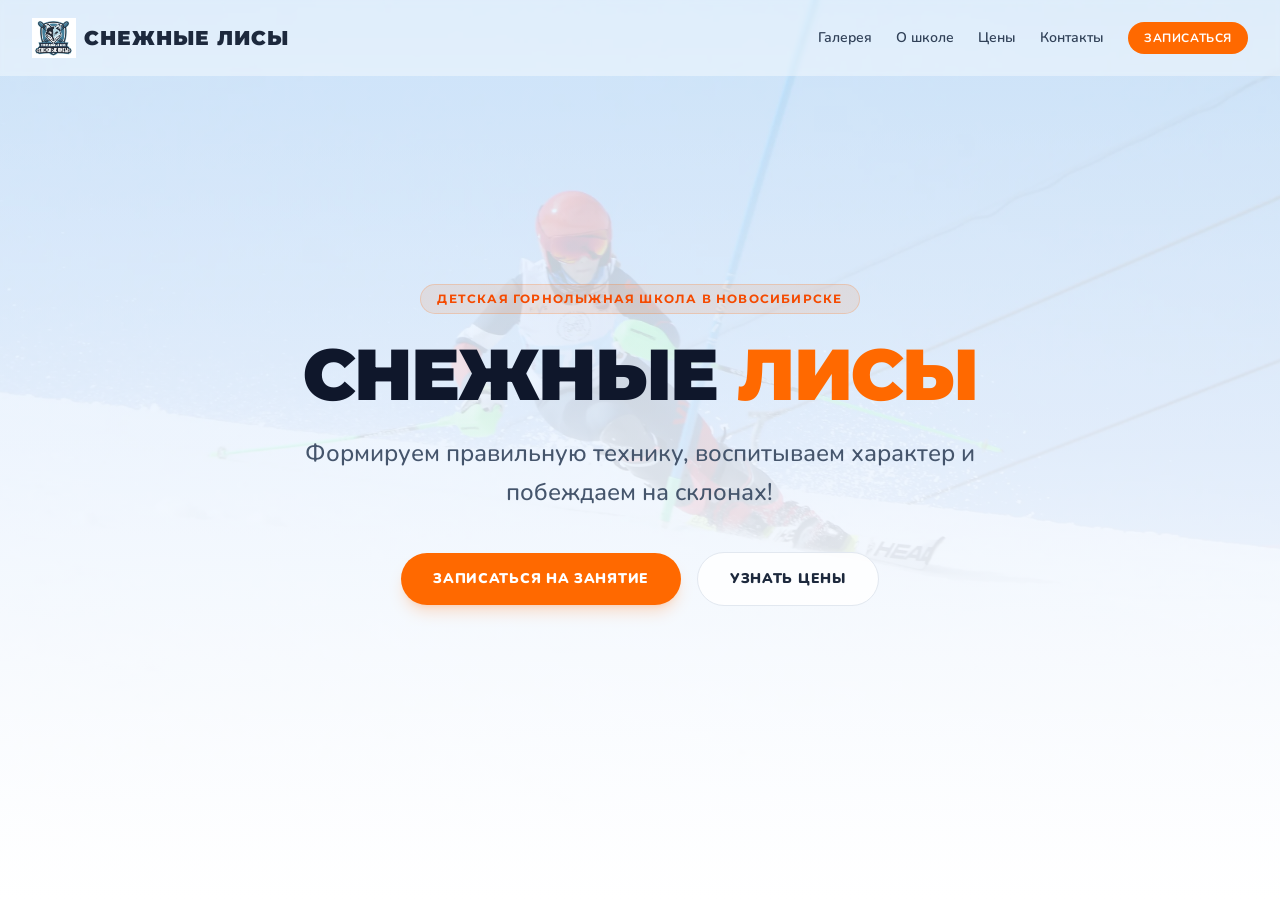
<file: index.html>
<!doctype html>
<html lang="ru">
  <head>
    <meta charset="UTF-8" />
    <meta name="viewport" content="width=device-width, initial-scale=1.0" />
    <title>Горнолыжная школа Снежные Лисы в Новосибирске | Обучение катанию на горных лыжах </title>
    <meta name="description" content="Школа горнолыжного спорта для детей и взрослых в Новосибирске. Профессиональные тренеры, групповые и индивидуальные занятия. Записывайтесь на обучение!">
    <meta name="keywords" content="горнолыжная школа новосибирск, обучение катанию на горных лыжах, секция горных лыж для детей новосибирск, детский горнолыжный клуб, индивидуальные занятия на горных лыжах, групповые тренировки по горным лыжам, инструктор по горным лыжам новосибирск, обучение взрослых горным лыжам, продвинутая группа по лыжам для взрослых, занятия с инструктором для любого уровня">
    <link rel="icon" type="image/png" href="./favicon.png">
    <script type="module" crossorigin src="./assets/index-CC6qJRuS.js"></script>
    <link rel="stylesheet" crossorigin href="./assets/index-jNNSxHlu.css">
  </head>
  <body>
    <div id="root"></div>
  </body>
</html>
</file>
<file: assets/index-jNNSxHlu.css>
@import"https://fonts.googleapis.com/css2?family=Nunito:wght@400;500;600;700;800;900&family=Montserrat:wght@700;800;900&family=Inter:wght@400;500;600;700&display=swap";/*! tailwindcss v4.3.2 | MIT License | https://tailwindcss.com */@layer properties{@supports (((-webkit-hyphens:none)) and (not (margin-trim:inline))) or ((-moz-orient:inline) and (not (color:rgb(from red r g b)))){*,:before,:after,::backdrop{--tw-translate-x:0;--tw-translate-y:0;--tw-translate-z:0;--tw-scroll-snap-strictness:proximity;--tw-space-y-reverse:0;--tw-border-style:solid;--tw-gradient-position:initial;--tw-gradient-from:#0000;--tw-gradient-via:#0000;--tw-gradient-to:#0000;--tw-gradient-stops:initial;--tw-gradient-via-stops:initial;--tw-gradient-from-position:0%;--tw-gradient-via-position:50%;--tw-gradient-to-position:100%;--tw-leading:initial;--tw-font-weight:initial;--tw-tracking:initial;--tw-shadow:0 0 #0000;--tw-shadow-color:initial;--tw-shadow-alpha:100%;--tw-inset-shadow:0 0 #0000;--tw-inset-shadow-color:initial;--tw-inset-shadow-alpha:100%;--tw-ring-color:initial;--tw-ring-shadow:0 0 #0000;--tw-inset-ring-color:initial;--tw-inset-ring-shadow:0 0 #0000;--tw-ring-inset:initial;--tw-ring-offset-width:0px;--tw-ring-offset-color:#fff;--tw-ring-offset-shadow:0 0 #0000;--tw-blur:initial;--tw-brightness:initial;--tw-contrast:initial;--tw-grayscale:initial;--tw-hue-rotate:initial;--tw-invert:initial;--tw-opacity:initial;--tw-saturate:initial;--tw-sepia:initial;--tw-drop-shadow:initial;--tw-drop-shadow-color:initial;--tw-drop-shadow-alpha:100%;--tw-drop-shadow-size:initial;--tw-backdrop-blur:initial;--tw-backdrop-brightness:initial;--tw-backdrop-contrast:initial;--tw-backdrop-grayscale:initial;--tw-backdrop-hue-rotate:initial;--tw-backdrop-invert:initial;--tw-backdrop-opacity:initial;--tw-backdrop-saturate:initial;--tw-backdrop-sepia:initial;--tw-duration:initial;--tw-scale-x:1;--tw-scale-y:1;--tw-scale-z:1}}}@layer theme{:root,:host{--font-sans:"Nunito", "Inter", ui-sans-serif, system-ui, sans-serif;--font-mono:ui-monospace, SFMono-Regular, Menlo, Monaco, Consolas, "Liberation Mono", "Courier New", monospace;--color-red-500:oklch(63.7% .237 25.331);--color-orange-50:oklch(98% .016 73.684);--color-orange-100:oklch(95.4% .038 75.164);--color-orange-200:oklch(90.1% .076 70.697);--color-orange-500:oklch(70.5% .213 47.604);--color-orange-600:oklch(64.6% .222 41.116);--color-orange-700:oklch(55.3% .195 38.402);--color-yellow-500:oklch(79.5% .184 86.047);--color-emerald-50:oklch(97.9% .021 166.113);--color-emerald-600:oklch(59.6% .145 163.225);--color-sky-100:oklch(95.1% .026 236.824);--color-blue-50:oklch(97% .014 254.604);--color-blue-100:oklch(93.2% .032 255.585);--color-blue-200:oklch(88.2% .059 254.128);--color-blue-500:oklch(62.3% .214 259.815);--color-blue-600:oklch(54.6% .245 262.881);--color-blue-700:oklch(48.8% .243 264.376);--color-blue-800:oklch(42.4% .199 265.638);--color-indigo-100:oklch(93% .034 272.788);--color-indigo-200:oklch(87% .065 274.039);--color-indigo-500:oklch(58.5% .233 277.117);--color-indigo-600:oklch(51.1% .262 276.966);--color-indigo-700:oklch(45.7% .24 277.023);--color-purple-600:oklch(55.8% .288 302.321);--color-slate-50:oklch(98.4% .003 247.858);--color-slate-100:oklch(96.8% .007 247.896);--color-slate-200:oklch(92.9% .013 255.508);--color-slate-400:oklch(70.4% .04 256.788);--color-slate-500:oklch(55.4% .046 257.417);--color-slate-600:oklch(44.6% .043 257.281);--color-slate-700:oklch(37.2% .044 257.287);--color-slate-800:oklch(27.9% .041 260.031);--color-slate-900:oklch(20.8% .042 265.755);--color-slate-950:oklch(12.9% .042 264.695);--color-black:#000;--color-white:#fff;--spacing:.25rem;--container-md:28rem;--container-lg:32rem;--container-2xl:42rem;--container-4xl:56rem;--container-5xl:64rem;--container-7xl:80rem;--text-xs:.75rem;--text-xs--line-height:calc(1 / .75);--text-sm:.875rem;--text-sm--line-height:calc(1.25 / .875);--text-base:1rem;--text-base--line-height: 1.5 ;--text-lg:1.125rem;--text-lg--line-height:calc(1.75 / 1.125);--text-xl:1.25rem;--text-xl--line-height:calc(1.75 / 1.25);--text-2xl:1.5rem;--text-2xl--line-height:calc(2 / 1.5);--text-3xl:1.875rem;--text-3xl--line-height: 1.2 ;--text-4xl:2.25rem;--text-4xl--line-height:calc(2.5 / 2.25);--text-6xl:3.75rem;--text-6xl--line-height:1;--text-7xl:4.5rem;--text-7xl--line-height:1;--font-weight-medium:500;--font-weight-semibold:600;--font-weight-bold:700;--font-weight-black:900;--tracking-tight:-.025em;--tracking-wide:.025em;--tracking-wider:.05em;--tracking-widest:.1em;--leading-tight:1.25;--leading-normal:1.5;--leading-relaxed:1.625;--radius-md:.375rem;--radius-lg:.5rem;--radius-xl:.75rem;--radius-2xl:1rem;--animate-pulse:pulse 2s cubic-bezier(.4, 0, .6, 1) infinite;--blur-xs:4px;--blur-md:12px;--blur-3xl:64px;--default-transition-duration:.15s;--default-transition-timing-function:cubic-bezier(.4, 0, .2, 1);--default-font-family:var(--font-sans);--default-mono-font-family:var(--font-mono);--font-display:"Montserrat", sans-serif}}@layer base{*,:after,:before,::backdrop{box-sizing:border-box;border:0 solid;margin:0;padding:0}::file-selector-button{box-sizing:border-box;border:0 solid;margin:0;padding:0}html,:host{-webkit-text-size-adjust:100%;-moz-tab-size:4;tab-size:4;line-height:1.5;font-family:var(--default-font-family,ui-sans-serif, system-ui, sans-serif, "Apple Color Emoji", "Segoe UI Emoji", "Segoe UI Symbol", "Noto Color Emoji");font-feature-settings:var(--default-font-feature-settings,normal);font-variation-settings:var(--default-font-variation-settings,normal);-webkit-tap-highlight-color:transparent}hr{height:0;color:inherit;border-top-width:1px}abbr:where([title]){-webkit-text-decoration:underline dotted;text-decoration:underline dotted}h1,h2,h3,h4,h5,h6{font-size:inherit;font-weight:inherit}a{color:inherit;-webkit-text-decoration:inherit;text-decoration:inherit}b,strong{font-weight:bolder}code,kbd,samp,pre{font-family:var(--default-mono-font-family,ui-monospace, SFMono-Regular, Menlo, Monaco, Consolas, "Liberation Mono", "Courier New", monospace);font-feature-settings:var(--default-mono-font-feature-settings,normal);font-variation-settings:var(--default-mono-font-variation-settings,normal);font-size:1em}small{font-size:80%}sub,sup{vertical-align:baseline;font-size:75%;line-height:0;position:relative}sub{bottom:-.25em}sup{top:-.5em}table{text-indent:0;border-color:inherit;border-collapse:collapse}:-moz-focusring{outline:auto}progress{vertical-align:baseline}summary{display:list-item}ol,ul,menu{list-style:none}img,svg,video,canvas,audio,iframe,embed,object{vertical-align:middle;display:block}img,video{max-width:100%;height:auto}button,input,select,optgroup,textarea{font:inherit;font-feature-settings:inherit;font-variation-settings:inherit;letter-spacing:inherit;color:inherit;opacity:1;background-color:#0000;border-radius:0}::file-selector-button{font:inherit;font-feature-settings:inherit;font-variation-settings:inherit;letter-spacing:inherit;color:inherit;opacity:1;background-color:#0000;border-radius:0}:where(select:is([multiple],[size])) optgroup{font-weight:bolder}:where(select:is([multiple],[size])) optgroup option{padding-inline-start:20px}::file-selector-button{margin-inline-end:4px}::placeholder{opacity:1}@supports (not ((-webkit-appearance:-apple-pay-button))) or (contain-intrinsic-size:1px){::placeholder{color:currentColor}@supports (color:color-mix(in lab,red,red)){::placeholder{color:color-mix(in oklab,currentcolor 50%,transparent)}}}textarea{resize:vertical}::-webkit-search-decoration{-webkit-appearance:none}::-webkit-date-and-time-value{min-height:1lh;text-align:inherit}::-webkit-datetime-edit{display:inline-flex}::-webkit-datetime-edit-fields-wrapper{padding:0}::-webkit-datetime-edit{padding-block:0}::-webkit-datetime-edit-year-field{padding-block:0}::-webkit-datetime-edit-month-field{padding-block:0}::-webkit-datetime-edit-day-field{padding-block:0}::-webkit-datetime-edit-hour-field{padding-block:0}::-webkit-datetime-edit-minute-field{padding-block:0}::-webkit-datetime-edit-second-field{padding-block:0}::-webkit-datetime-edit-millisecond-field{padding-block:0}::-webkit-datetime-edit-meridiem-field{padding-block:0}::-webkit-calendar-picker-indicator{line-height:1}:-moz-ui-invalid{box-shadow:none}button,input:where([type=button],[type=reset],[type=submit]){-webkit-appearance:button;-moz-appearance:button;appearance:button}::file-selector-button{-webkit-appearance:button;-moz-appearance:button;appearance:button}::-webkit-inner-spin-button{height:auto}::-webkit-outer-spin-button{height:auto}[hidden]:where(:not([hidden=until-found])){display:none!important}}@layer components;@layer utilities{.pointer-events-none{pointer-events:none}.absolute{position:absolute}.fixed{position:fixed}.relative{position:relative}.inset-0{top:0;right:0;bottom:0;left:0}.top-0{top:0}.top-1\/2{top:50%}.top-2{top:calc(var(--spacing) * 2)}.top-4{top:calc(var(--spacing) * 4)}.-right-4{right:calc(var(--spacing) * -4)}.right-0{right:0}.right-1\/4{right:25%}.right-2{right:calc(var(--spacing) * 2)}.right-3{right:calc(var(--spacing) * 3)}.right-4{right:calc(var(--spacing) * 4)}.bottom-0{bottom:0}.bottom-2\.5{bottom:calc(var(--spacing) * 2.5)}.-left-4{left:calc(var(--spacing) * -4)}.left-0{left:0}.left-1\/4{left:25%}.left-2{left:calc(var(--spacing) * 2)}.left-2\.5{left:calc(var(--spacing) * 2.5)}.left-3{left:calc(var(--spacing) * 3)}.left-4{left:calc(var(--spacing) * 4)}.z-0{z-index:0}.z-10{z-index:10}.z-20{z-index:20}.z-30{z-index:30}.z-50{z-index:50}.order-1{order:1}.order-2{order:2}.-mx-4{margin-inline:calc(var(--spacing) * -4)}.mx-auto{margin-inline:auto}.mt-0\.5{margin-top:calc(var(--spacing) * .5)}.mt-1{margin-top:var(--spacing)}.mt-1\.5{margin-top:calc(var(--spacing) * 1.5)}.mt-2{margin-top:calc(var(--spacing) * 2)}.mt-2\.5{margin-top:calc(var(--spacing) * 2.5)}.mt-3{margin-top:calc(var(--spacing) * 3)}.mt-12{margin-top:calc(var(--spacing) * 12)}.mt-auto{margin-top:auto}.mb-0\.5{margin-bottom:calc(var(--spacing) * .5)}.mb-1{margin-bottom:var(--spacing)}.mb-1\.5{margin-bottom:calc(var(--spacing) * 1.5)}.mb-2{margin-bottom:calc(var(--spacing) * 2)}.mb-2\.5{margin-bottom:calc(var(--spacing) * 2.5)}.mb-3{margin-bottom:calc(var(--spacing) * 3)}.mb-6{margin-bottom:calc(var(--spacing) * 6)}.mb-10{margin-bottom:calc(var(--spacing) * 10)}.block{display:block}.contents{display:contents}.flex{display:flex}.grid{display:grid}.hidden{display:none}.inline-block{display:inline-block}.inline-flex{display:inline-flex}.aspect-4\/3,.aspect-\[4\/3\]{aspect-ratio:4/3}.h-1\.5{height:calc(var(--spacing) * 1.5)}.h-2\.5{height:calc(var(--spacing) * 2.5)}.h-3{height:calc(var(--spacing) * 3)}.h-3\.5{height:calc(var(--spacing) * 3.5)}.h-4{height:calc(var(--spacing) * 4)}.h-5{height:calc(var(--spacing) * 5)}.h-6{height:calc(var(--spacing) * 6)}.h-7{height:calc(var(--spacing) * 7)}.h-8{height:calc(var(--spacing) * 8)}.h-11{height:calc(var(--spacing) * 11)}.h-12{height:calc(var(--spacing) * 12)}.h-16{height:calc(var(--spacing) * 16)}.h-40{height:calc(var(--spacing) * 40)}.h-72{height:calc(var(--spacing) * 72)}.h-96{height:calc(var(--spacing) * 96)}.h-\[1px\]{height:1px}.h-\[100dvh\]{height:100dvh}.h-\[140px\]{height:140px}.h-full{height:100%}.h-screen{height:100vh}.max-h-\[70vh\]{max-height:70vh}.max-h-\[85vh\]{max-height:85vh}.min-h-\[220px\]{min-height:220px}.min-h-full{min-height:100%}.w-1\.5{width:calc(var(--spacing) * 1.5)}.w-2\.5{width:calc(var(--spacing) * 2.5)}.w-3{width:calc(var(--spacing) * 3)}.w-3\.5{width:calc(var(--spacing) * 3.5)}.w-4{width:calc(var(--spacing) * 4)}.w-5{width:calc(var(--spacing) * 5)}.w-6{width:calc(var(--spacing) * 6)}.w-7{width:calc(var(--spacing) * 7)}.w-8{width:calc(var(--spacing) * 8)}.w-11{width:calc(var(--spacing) * 11)}.w-12{width:calc(var(--spacing) * 12)}.w-16{width:calc(var(--spacing) * 16)}.w-40{width:calc(var(--spacing) * 40)}.w-72{width:calc(var(--spacing) * 72)}.w-96{width:calc(var(--spacing) * 96)}.w-\[240px\]{width:240px}.w-full{width:100%}.w-screen{width:100vw}.max-w-2xl{max-width:var(--container-2xl)}.max-w-4xl{max-width:var(--container-4xl)}.max-w-5xl{max-width:var(--container-5xl)}.max-w-7xl{max-width:var(--container-7xl)}.max-w-\[240px\]{max-width:240px}.max-w-full{max-width:100%}.max-w-lg{max-width:var(--container-lg)}.max-w-md{max-width:var(--container-md)}.flex-shrink-0{flex-shrink:0}.flex-grow{flex-grow:1}.-translate-x-1\/2{--tw-translate-x: -50% ;translate:var(--tw-translate-x) var(--tw-translate-y)}.translate-x-1\/3{--tw-translate-x:calc(1 / 3 * 100%);translate:var(--tw-translate-x) var(--tw-translate-y)}.-translate-y-1\/2{--tw-translate-y: -50% ;translate:var(--tw-translate-x) var(--tw-translate-y)}.translate-y-1\/3{--tw-translate-y:calc(1 / 3 * 100%);translate:var(--tw-translate-x) var(--tw-translate-y)}.animate-pulse{animation:var(--animate-pulse)}.cursor-pointer{cursor:pointer}.cursor-zoom-in{cursor:zoom-in}.snap-x{scroll-snap-type:x var(--tw-scroll-snap-strictness)}.snap-y{scroll-snap-type:y var(--tw-scroll-snap-strictness)}.snap-mandatory{--tw-scroll-snap-strictness:mandatory}.snap-center{scroll-snap-align:center}.snap-start{scroll-snap-align:start}.snap-always{scroll-snap-stop:always}.scroll-mt-0{scroll-margin-top:0}.scrollbar-none{scrollbar-width:none}.grid-cols-1{grid-template-columns:repeat(1,minmax(0,1fr))}.grid-cols-2{grid-template-columns:repeat(2,minmax(0,1fr))}.flex-col{flex-direction:column}.flex-wrap{flex-wrap:wrap}.items-baseline{align-items:baseline}.items-center{align-items:center}.items-start{align-items:flex-start}.items-stretch{align-items:stretch}.justify-between{justify-content:space-between}.justify-center{justify-content:center}.justify-start{justify-content:flex-start}.gap-1{gap:var(--spacing)}.gap-1\.5{gap:calc(var(--spacing) * 1.5)}.gap-2{gap:calc(var(--spacing) * 2)}.gap-3{gap:calc(var(--spacing) * 3)}.gap-4{gap:calc(var(--spacing) * 4)}.gap-6{gap:calc(var(--spacing) * 6)}:where(.space-y-1>:not(:last-child)){--tw-space-y-reverse:0;margin-block-start:calc(var(--spacing) * var(--tw-space-y-reverse));margin-block-end:calc(var(--spacing) * calc(1 - var(--tw-space-y-reverse)))}:where(.space-y-2>:not(:last-child)){--tw-space-y-reverse:0;margin-block-start:calc(calc(var(--spacing) * 2) * var(--tw-space-y-reverse));margin-block-end:calc(calc(var(--spacing) * 2) * calc(1 - var(--tw-space-y-reverse)))}.overflow-hidden{overflow:hidden}.overflow-x-auto{overflow-x:auto}.overflow-x-hidden{overflow-x:hidden}.overflow-y-auto{overflow-y:auto}.scroll-smooth{scroll-behavior:smooth}.rounded{border-radius:.25rem}.rounded-2xl{border-radius:var(--radius-2xl)}.rounded-full{border-radius:3.40282e38px}.rounded-lg{border-radius:var(--radius-lg)}.rounded-md{border-radius:var(--radius-md)}.rounded-xl{border-radius:var(--radius-xl)}.border{border-style:var(--tw-border-style);border-width:1px}.border-0{border-style:var(--tw-border-style);border-width:0}.border-t{border-top-style:var(--tw-border-style);border-top-width:1px}.border-b{border-bottom-style:var(--tw-border-style);border-bottom-width:1px}.border-blue-100{border-color:var(--color-blue-100)}.border-indigo-200{border-color:var(--color-indigo-200)}.border-orange-100{border-color:var(--color-orange-100)}.border-orange-200{border-color:var(--color-orange-200)}.border-orange-500\/20{border-color:#fe6e0033}@supports (color:color-mix(in lab,red,red)){.border-orange-500\/20{border-color:color-mix(in oklab,var(--color-orange-500) 20%,transparent)}}.border-slate-100{border-color:var(--color-slate-100)}.border-slate-200{border-color:var(--color-slate-200)}.border-slate-200\/60{border-color:#e2e8f099}@supports (color:color-mix(in lab,red,red)){.border-slate-200\/60{border-color:color-mix(in oklab,var(--color-slate-200) 60%,transparent)}}.border-slate-800{border-color:var(--color-slate-800)}.border-transparent{border-color:#0000}.bg-\[\#24A1DE\]{background-color:#24a1de}.bg-\[\#25D366\]{background-color:#25d366}.bg-\[\#0077FF\]{background-color:#07f}.bg-black\/40{background-color:#0006}@supports (color:color-mix(in lab,red,red)){.bg-black\/40{background-color:color-mix(in oklab,var(--color-black) 40%,transparent)}}.bg-black\/60{background-color:#0009}@supports (color:color-mix(in lab,red,red)){.bg-black\/60{background-color:color-mix(in oklab,var(--color-black) 60%,transparent)}}.bg-blue-50{background-color:var(--color-blue-50)}.bg-blue-50\/40{background-color:#eff6ff66}@supports (color:color-mix(in lab,red,red)){.bg-blue-50\/40{background-color:color-mix(in oklab,var(--color-blue-50) 40%,transparent)}}.bg-blue-100\/15{background-color:#dbeafe26}@supports (color:color-mix(in lab,red,red)){.bg-blue-100\/15{background-color:color-mix(in oklab,var(--color-blue-100) 15%,transparent)}}.bg-blue-100\/20{background-color:#dbeafe33}@supports (color:color-mix(in lab,red,red)){.bg-blue-100\/20{background-color:color-mix(in oklab,var(--color-blue-100) 20%,transparent)}}.bg-blue-100\/60{background-color:#dbeafe99}@supports (color:color-mix(in lab,red,red)){.bg-blue-100\/60{background-color:color-mix(in oklab,var(--color-blue-100) 60%,transparent)}}.bg-blue-600{background-color:var(--color-blue-600)}.bg-emerald-50{background-color:var(--color-emerald-50)}.bg-indigo-100{background-color:var(--color-indigo-100)}.bg-orange-50{background-color:var(--color-orange-50)}.bg-orange-100{background-color:var(--color-orange-100)}.bg-orange-100\/15{background-color:#ffedd526}@supports (color:color-mix(in lab,red,red)){.bg-orange-100\/15{background-color:color-mix(in oklab,var(--color-orange-100) 15%,transparent)}}.bg-orange-100\/20{background-color:#ffedd533}@supports (color:color-mix(in lab,red,red)){.bg-orange-100\/20{background-color:color-mix(in oklab,var(--color-orange-100) 20%,transparent)}}.bg-orange-500{background-color:var(--color-orange-500)}.bg-orange-500\/10{background-color:#fe6e001a}@supports (color:color-mix(in lab,red,red)){.bg-orange-500\/10{background-color:color-mix(in oklab,var(--color-orange-500) 10%,transparent)}}.bg-slate-50{background-color:var(--color-slate-50)}.bg-slate-100{background-color:var(--color-slate-100)}.bg-slate-900{background-color:var(--color-slate-900)}.bg-slate-950\/95{background-color:#020618f2}@supports (color:color-mix(in lab,red,red)){.bg-slate-950\/95{background-color:color-mix(in oklab,var(--color-slate-950) 95%,transparent)}}.bg-white{background-color:var(--color-white)}.bg-white\/10{background-color:#ffffff1a}@supports (color:color-mix(in lab,red,red)){.bg-white\/10{background-color:color-mix(in oklab,var(--color-white) 10%,transparent)}}.bg-white\/40{background-color:#fff6}@supports (color:color-mix(in lab,red,red)){.bg-white\/40{background-color:color-mix(in oklab,var(--color-white) 40%,transparent)}}.bg-white\/60{background-color:#fff9}@supports (color:color-mix(in lab,red,red)){.bg-white\/60{background-color:color-mix(in oklab,var(--color-white) 60%,transparent)}}.bg-white\/85{background-color:#ffffffd9}@supports (color:color-mix(in lab,red,red)){.bg-white\/85{background-color:color-mix(in oklab,var(--color-white) 85%,transparent)}}.bg-white\/95{background-color:#fffffff2}@supports (color:color-mix(in lab,red,red)){.bg-white\/95{background-color:color-mix(in oklab,var(--color-white) 95%,transparent)}}.bg-gradient-to-b{--tw-gradient-position:to bottom in oklab;background-image:linear-gradient(var(--tw-gradient-stops))}.bg-gradient-to-br{--tw-gradient-position:to bottom right in oklab;background-image:linear-gradient(var(--tw-gradient-stops))}.bg-gradient-to-t{--tw-gradient-position:to top in oklab;background-image:linear-gradient(var(--tw-gradient-stops))}.bg-gradient-to-tr{--tw-gradient-position:to top right in oklab;background-image:linear-gradient(var(--tw-gradient-stops))}.from-\[\#31B5FF\]{--tw-gradient-from:#31b5ff;--tw-gradient-stops:var(--tw-gradient-via-stops,var(--tw-gradient-position), var(--tw-gradient-from) var(--tw-gradient-from-position), var(--tw-gradient-to) var(--tw-gradient-to-position))}.from-black\/40{--tw-gradient-from:#0006}@supports (color:color-mix(in lab,red,red)){.from-black\/40{--tw-gradient-from:color-mix(in oklab, var(--color-black) 40%, transparent)}}.from-black\/40{--tw-gradient-stops:var(--tw-gradient-via-stops,var(--tw-gradient-position), var(--tw-gradient-from) var(--tw-gradient-from-position), var(--tw-gradient-to) var(--tw-gradient-to-position))}.from-black\/85{--tw-gradient-from:#000000d9}@supports (color:color-mix(in lab,red,red)){.from-black\/85{--tw-gradient-from:color-mix(in oklab, var(--color-black) 85%, transparent)}}.from-black\/85{--tw-gradient-stops:var(--tw-gradient-via-stops,var(--tw-gradient-position), var(--tw-gradient-from) var(--tw-gradient-from-position), var(--tw-gradient-to) var(--tw-gradient-to-position))}.from-blue-50{--tw-gradient-from:var(--color-blue-50);--tw-gradient-stops:var(--tw-gradient-via-stops,var(--tw-gradient-position), var(--tw-gradient-from) var(--tw-gradient-from-position), var(--tw-gradient-to) var(--tw-gradient-to-position))}.from-sky-100{--tw-gradient-from:var(--color-sky-100);--tw-gradient-stops:var(--tw-gradient-via-stops,var(--tw-gradient-position), var(--tw-gradient-from) var(--tw-gradient-from-position), var(--tw-gradient-to) var(--tw-gradient-to-position))}.from-sky-100\/30{--tw-gradient-from:#dff2fe4d}@supports (color:color-mix(in lab,red,red)){.from-sky-100\/30{--tw-gradient-from:color-mix(in oklab, var(--color-sky-100) 30%, transparent)}}.from-sky-100\/30{--tw-gradient-stops:var(--tw-gradient-via-stops,var(--tw-gradient-position), var(--tw-gradient-from) var(--tw-gradient-from-position), var(--tw-gradient-to) var(--tw-gradient-to-position))}.from-slate-50{--tw-gradient-from:var(--color-slate-50);--tw-gradient-stops:var(--tw-gradient-via-stops,var(--tw-gradient-position), var(--tw-gradient-from) var(--tw-gradient-from-position), var(--tw-gradient-to) var(--tw-gradient-to-position))}.from-slate-100{--tw-gradient-from:var(--color-slate-100);--tw-gradient-stops:var(--tw-gradient-via-stops,var(--tw-gradient-position), var(--tw-gradient-from) var(--tw-gradient-from-position), var(--tw-gradient-to) var(--tw-gradient-to-position))}.from-slate-950{--tw-gradient-from:var(--color-slate-950);--tw-gradient-stops:var(--tw-gradient-via-stops,var(--tw-gradient-position), var(--tw-gradient-from) var(--tw-gradient-from-position), var(--tw-gradient-to) var(--tw-gradient-to-position))}.from-yellow-500{--tw-gradient-from:var(--color-yellow-500);--tw-gradient-stops:var(--tw-gradient-via-stops,var(--tw-gradient-position), var(--tw-gradient-from) var(--tw-gradient-from-position), var(--tw-gradient-to) var(--tw-gradient-to-position))}.via-black\/30{--tw-gradient-via:#0000004d}@supports (color:color-mix(in lab,red,red)){.via-black\/30{--tw-gradient-via:color-mix(in oklab, var(--color-black) 30%, transparent)}}.via-black\/30{--tw-gradient-via-stops:var(--tw-gradient-position), var(--tw-gradient-from) var(--tw-gradient-from-position), var(--tw-gradient-via) var(--tw-gradient-via-position), var(--tw-gradient-to) var(--tw-gradient-to-position);--tw-gradient-stops:var(--tw-gradient-via-stops)}.via-blue-50{--tw-gradient-via:var(--color-blue-50);--tw-gradient-via-stops:var(--tw-gradient-position), var(--tw-gradient-from) var(--tw-gradient-from-position), var(--tw-gradient-via) var(--tw-gradient-via-position), var(--tw-gradient-to) var(--tw-gradient-to-position);--tw-gradient-stops:var(--tw-gradient-via-stops)}.via-blue-50\/60{--tw-gradient-via:#eff6ff99}@supports (color:color-mix(in lab,red,red)){.via-blue-50\/60{--tw-gradient-via:color-mix(in oklab, var(--color-blue-50) 60%, transparent)}}.via-blue-50\/60{--tw-gradient-via-stops:var(--tw-gradient-position), var(--tw-gradient-from) var(--tw-gradient-from-position), var(--tw-gradient-via) var(--tw-gradient-via-position), var(--tw-gradient-to) var(--tw-gradient-to-position);--tw-gradient-stops:var(--tw-gradient-via-stops)}.via-red-500{--tw-gradient-via:var(--color-red-500);--tw-gradient-via-stops:var(--tw-gradient-position), var(--tw-gradient-from) var(--tw-gradient-from-position), var(--tw-gradient-via) var(--tw-gradient-via-position), var(--tw-gradient-to) var(--tw-gradient-to-position);--tw-gradient-stops:var(--tw-gradient-via-stops)}.via-slate-900{--tw-gradient-via:var(--color-slate-900);--tw-gradient-via-stops:var(--tw-gradient-position), var(--tw-gradient-from) var(--tw-gradient-from-position), var(--tw-gradient-via) var(--tw-gradient-via-position), var(--tw-gradient-to) var(--tw-gradient-to-position);--tw-gradient-stops:var(--tw-gradient-via-stops)}.via-transparent{--tw-gradient-via:transparent;--tw-gradient-via-stops:var(--tw-gradient-position), var(--tw-gradient-from) var(--tw-gradient-from-position), var(--tw-gradient-via) var(--tw-gradient-via-position), var(--tw-gradient-to) var(--tw-gradient-to-position);--tw-gradient-stops:var(--tw-gradient-via-stops)}.to-\[\#8C46FF\]{--tw-gradient-to:#8c46ff;--tw-gradient-stops:var(--tw-gradient-via-stops,var(--tw-gradient-position), var(--tw-gradient-from) var(--tw-gradient-from-position), var(--tw-gradient-to) var(--tw-gradient-to-position))}.to-blue-50{--tw-gradient-to:var(--color-blue-50);--tw-gradient-stops:var(--tw-gradient-via-stops,var(--tw-gradient-position), var(--tw-gradient-from) var(--tw-gradient-from-position), var(--tw-gradient-to) var(--tw-gradient-to-position))}.to-blue-100{--tw-gradient-to:var(--color-blue-100);--tw-gradient-stops:var(--tw-gradient-via-stops,var(--tw-gradient-position), var(--tw-gradient-from) var(--tw-gradient-from-position), var(--tw-gradient-to) var(--tw-gradient-to-position))}.to-indigo-100{--tw-gradient-to:var(--color-indigo-100);--tw-gradient-stops:var(--tw-gradient-via-stops,var(--tw-gradient-position), var(--tw-gradient-from) var(--tw-gradient-from-position), var(--tw-gradient-to) var(--tw-gradient-to-position))}.to-purple-600{--tw-gradient-to:var(--color-purple-600);--tw-gradient-stops:var(--tw-gradient-via-stops,var(--tw-gradient-position), var(--tw-gradient-from) var(--tw-gradient-from-position), var(--tw-gradient-to) var(--tw-gradient-to-position))}.to-slate-950{--tw-gradient-to:var(--color-slate-950);--tw-gradient-stops:var(--tw-gradient-via-stops,var(--tw-gradient-position), var(--tw-gradient-from) var(--tw-gradient-from-position), var(--tw-gradient-to) var(--tw-gradient-to-position))}.to-transparent{--tw-gradient-to:transparent;--tw-gradient-stops:var(--tw-gradient-via-stops,var(--tw-gradient-position), var(--tw-gradient-from) var(--tw-gradient-from-position), var(--tw-gradient-to) var(--tw-gradient-to-position))}.to-white{--tw-gradient-to:var(--color-white);--tw-gradient-stops:var(--tw-gradient-via-stops,var(--tw-gradient-position), var(--tw-gradient-from) var(--tw-gradient-from-position), var(--tw-gradient-to) var(--tw-gradient-to-position))}.fill-current{fill:currentColor}.fill-none{fill:none}.stroke-current{stroke:currentColor}.stroke-2{stroke-width:2px}.object-contain{object-fit:contain}.object-cover{object-fit:cover}.p-0\.5{padding:calc(var(--spacing) * .5)}.p-1{padding:var(--spacing)}.p-1\.5{padding:calc(var(--spacing) * 1.5)}.p-2{padding:calc(var(--spacing) * 2)}.p-2\.5{padding:calc(var(--spacing) * 2.5)}.p-3{padding:calc(var(--spacing) * 3)}.p-4{padding:calc(var(--spacing) * 4)}.p-6{padding:calc(var(--spacing) * 6)}.p-10{padding:calc(var(--spacing) * 10)}.px-1{padding-inline:var(--spacing)}.px-1\.5{padding-inline:calc(var(--spacing) * 1.5)}.px-2{padding-inline:calc(var(--spacing) * 2)}.px-2\.5{padding-inline:calc(var(--spacing) * 2.5)}.px-3{padding-inline:calc(var(--spacing) * 3)}.px-4{padding-inline:calc(var(--spacing) * 4)}.px-8{padding-inline:calc(var(--spacing) * 8)}.py-0\.5{padding-block:calc(var(--spacing) * .5)}.py-1{padding-block:var(--spacing)}.py-1\.5{padding-block:calc(var(--spacing) * 1.5)}.py-2{padding-block:calc(var(--spacing) * 2)}.py-2\.5{padding-block:calc(var(--spacing) * 2.5)}.py-3{padding-block:calc(var(--spacing) * 3)}.py-4{padding-block:calc(var(--spacing) * 4)}.pt-2{padding-top:calc(var(--spacing) * 2)}.pt-3{padding-top:calc(var(--spacing) * 3)}.pt-20{padding-top:calc(var(--spacing) * 20)}.pt-\[60px\]{padding-top:60px}.pb-1\.5{padding-bottom:calc(var(--spacing) * 1.5)}.pb-4{padding-bottom:calc(var(--spacing) * 4)}.pb-6{padding-bottom:calc(var(--spacing) * 6)}.text-center{text-align:center}.text-left{text-align:left}.font-display{font-family:var(--font-display)}.font-mono{font-family:var(--font-mono)}.font-sans{font-family:var(--font-sans)}.text-2xl{font-size:var(--text-2xl);line-height:var(--tw-leading,var(--text-2xl--line-height))}.text-4xl{font-size:var(--text-4xl);line-height:var(--tw-leading,var(--text-4xl--line-height))}.text-base{font-size:var(--text-base);line-height:var(--tw-leading,var(--text-base--line-height))}.text-lg{font-size:var(--text-lg);line-height:var(--tw-leading,var(--text-lg--line-height))}.text-sm{font-size:var(--text-sm);line-height:var(--tw-leading,var(--text-sm--line-height))}.text-xl{font-size:var(--text-xl);line-height:var(--tw-leading,var(--text-xl--line-height))}.text-xs{font-size:var(--text-xs);line-height:var(--tw-leading,var(--text-xs--line-height))}.text-\[8px\]{font-size:8px}.text-\[9px\]{font-size:9px}.text-\[10px\]{font-size:10px}.text-\[11px\]{font-size:11px}.leading-none{--tw-leading:1;line-height:1}.leading-normal{--tw-leading:var(--leading-normal);line-height:var(--leading-normal)}.leading-relaxed{--tw-leading:var(--leading-relaxed);line-height:var(--leading-relaxed)}.leading-tight{--tw-leading:var(--leading-tight);line-height:var(--leading-tight)}.font-black{--tw-font-weight:var(--font-weight-black);font-weight:var(--font-weight-black)}.font-bold{--tw-font-weight:var(--font-weight-bold);font-weight:var(--font-weight-bold)}.font-medium{--tw-font-weight:var(--font-weight-medium);font-weight:var(--font-weight-medium)}.font-semibold{--tw-font-weight:var(--font-weight-semibold);font-weight:var(--font-weight-semibold)}.tracking-tight{--tw-tracking:var(--tracking-tight);letter-spacing:var(--tracking-tight)}.tracking-wide{--tw-tracking:var(--tracking-wide);letter-spacing:var(--tracking-wide)}.tracking-wider{--tw-tracking:var(--tracking-wider);letter-spacing:var(--tracking-wider)}.tracking-widest{--tw-tracking:var(--tracking-widest);letter-spacing:var(--tracking-widest)}.text-blue-500{color:var(--color-blue-500)}.text-blue-600{color:var(--color-blue-600)}.text-emerald-600{color:var(--color-emerald-600)}.text-indigo-500{color:var(--color-indigo-500)}.text-indigo-600{color:var(--color-indigo-600)}.text-indigo-700{color:var(--color-indigo-700)}.text-orange-500{color:var(--color-orange-500)}.text-orange-500\/40{color:#fe6e0066}@supports (color:color-mix(in lab,red,red)){.text-orange-500\/40{color:color-mix(in oklab,var(--color-orange-500) 40%,transparent)}}.text-orange-600{color:var(--color-orange-600)}.text-slate-200{color:var(--color-slate-200)}.text-slate-400{color:var(--color-slate-400)}.text-slate-500{color:var(--color-slate-500)}.text-slate-600{color:var(--color-slate-600)}.text-slate-700{color:var(--color-slate-700)}.text-slate-800{color:var(--color-slate-800)}.text-slate-900{color:var(--color-slate-900)}.text-white{color:var(--color-white)}.text-white\/50{color:#ffffff80}@supports (color:color-mix(in lab,red,red)){.text-white\/50{color:color-mix(in oklab,var(--color-white) 50%,transparent)}}.uppercase{text-transform:uppercase}.antialiased{-webkit-font-smoothing:antialiased;-moz-osx-font-smoothing:grayscale}.opacity-0{opacity:0}.opacity-5{opacity:.05}.opacity-30{opacity:.3}.shadow-2xl{--tw-shadow:0 25px 50px -12px var(--tw-shadow-color,#00000040);box-shadow:var(--tw-inset-shadow),var(--tw-inset-ring-shadow),var(--tw-ring-offset-shadow),var(--tw-ring-shadow),var(--tw-shadow)}.shadow-lg{--tw-shadow:0 10px 15px -3px var(--tw-shadow-color,#0000001a), 0 4px 6px -4px var(--tw-shadow-color,#0000001a);box-shadow:var(--tw-inset-shadow),var(--tw-inset-ring-shadow),var(--tw-ring-offset-shadow),var(--tw-ring-shadow),var(--tw-shadow)}.shadow-md{--tw-shadow:0 4px 6px -1px var(--tw-shadow-color,#0000001a), 0 2px 4px -2px var(--tw-shadow-color,#0000001a);box-shadow:var(--tw-inset-shadow),var(--tw-inset-ring-shadow),var(--tw-ring-offset-shadow),var(--tw-ring-shadow),var(--tw-shadow)}.shadow-sm{--tw-shadow:0 1px 3px 0 var(--tw-shadow-color,#0000001a), 0 1px 2px -1px var(--tw-shadow-color,#0000001a);box-shadow:var(--tw-inset-shadow),var(--tw-inset-ring-shadow),var(--tw-ring-offset-shadow),var(--tw-ring-shadow),var(--tw-shadow)}.shadow-orange-500\/20{--tw-shadow-color:#fe6e0033}@supports (color:color-mix(in lab,red,red)){.shadow-orange-500\/20{--tw-shadow-color:color-mix(in oklab, color-mix(in oklab, var(--color-orange-500) 20%, transparent) var(--tw-shadow-alpha), transparent)}}.blur-3xl{--tw-blur:blur(var(--blur-3xl));filter:var(--tw-blur,) var(--tw-brightness,) var(--tw-contrast,) var(--tw-grayscale,) var(--tw-hue-rotate,) var(--tw-invert,) var(--tw-saturate,) var(--tw-sepia,) var(--tw-drop-shadow,)}.backdrop-blur-\[2px\]{--tw-backdrop-blur:blur(2px);-webkit-backdrop-filter:var(--tw-backdrop-blur,) var(--tw-backdrop-brightness,) var(--tw-backdrop-contrast,) var(--tw-backdrop-grayscale,) var(--tw-backdrop-hue-rotate,) var(--tw-backdrop-invert,) var(--tw-backdrop-opacity,) var(--tw-backdrop-saturate,) var(--tw-backdrop-sepia,);backdrop-filter:var(--tw-backdrop-blur,) var(--tw-backdrop-brightness,) var(--tw-backdrop-contrast,) var(--tw-backdrop-grayscale,) var(--tw-backdrop-hue-rotate,) var(--tw-backdrop-invert,) var(--tw-backdrop-opacity,) var(--tw-backdrop-saturate,) var(--tw-backdrop-sepia,)}.backdrop-blur-md{--tw-backdrop-blur:blur(var(--blur-md));-webkit-backdrop-filter:var(--tw-backdrop-blur,) var(--tw-backdrop-brightness,) var(--tw-backdrop-contrast,) var(--tw-backdrop-grayscale,) var(--tw-backdrop-hue-rotate,) var(--tw-backdrop-invert,) var(--tw-backdrop-opacity,) var(--tw-backdrop-saturate,) var(--tw-backdrop-sepia,);backdrop-filter:var(--tw-backdrop-blur,) var(--tw-backdrop-brightness,) var(--tw-backdrop-contrast,) var(--tw-backdrop-grayscale,) var(--tw-backdrop-hue-rotate,) var(--tw-backdrop-invert,) var(--tw-backdrop-opacity,) var(--tw-backdrop-saturate,) var(--tw-backdrop-sepia,)}.backdrop-blur-xs{--tw-backdrop-blur:blur(var(--blur-xs));-webkit-backdrop-filter:var(--tw-backdrop-blur,) var(--tw-backdrop-brightness,) var(--tw-backdrop-contrast,) var(--tw-backdrop-grayscale,) var(--tw-backdrop-hue-rotate,) var(--tw-backdrop-invert,) var(--tw-backdrop-opacity,) var(--tw-backdrop-saturate,) var(--tw-backdrop-sepia,);backdrop-filter:var(--tw-backdrop-blur,) var(--tw-backdrop-brightness,) var(--tw-backdrop-contrast,) var(--tw-backdrop-grayscale,) var(--tw-backdrop-hue-rotate,) var(--tw-backdrop-invert,) var(--tw-backdrop-opacity,) var(--tw-backdrop-saturate,) var(--tw-backdrop-sepia,)}.transition{transition-property:color,background-color,border-color,outline-color,text-decoration-color,fill,stroke,--tw-gradient-from,--tw-gradient-via,--tw-gradient-to,opacity,box-shadow,transform,translate,scale,rotate,filter,-webkit-backdrop-filter,backdrop-filter,display,content-visibility,overlay,pointer-events;transition-timing-function:var(--tw-ease,var(--default-transition-timing-function));transition-duration:var(--tw-duration,var(--default-transition-duration))}.transition-all{transition-property:all;transition-timing-function:var(--tw-ease,var(--default-transition-timing-function));transition-duration:var(--tw-duration,var(--default-transition-duration))}.transition-colors{transition-property:color,background-color,border-color,outline-color,text-decoration-color,fill,stroke,--tw-gradient-from,--tw-gradient-via,--tw-gradient-to;transition-timing-function:var(--tw-ease,var(--default-transition-timing-function));transition-duration:var(--tw-duration,var(--default-transition-duration))}.transition-opacity{transition-property:opacity;transition-timing-function:var(--tw-ease,var(--default-transition-timing-function));transition-duration:var(--tw-duration,var(--default-transition-duration))}.transition-transform{transition-property:transform,translate,scale,rotate;transition-timing-function:var(--tw-ease,var(--default-transition-timing-function));transition-duration:var(--tw-duration,var(--default-transition-duration))}.duration-200{--tw-duration:.2s;transition-duration:.2s}.duration-300{--tw-duration:.3s;transition-duration:.3s}.select-none{-webkit-user-select:none;user-select:none}@media(hover:hover){.group-hover\:translate-x-0\.5:is(:where(.group):hover *){--tw-translate-x:calc(var(--spacing) * .5);translate:var(--tw-translate-x) var(--tw-translate-y)}.group-hover\:scale-110:is(:where(.group):hover *){--tw-scale-x:110%;--tw-scale-y:110%;--tw-scale-z:110%;scale:var(--tw-scale-x) var(--tw-scale-y)}.group-hover\:opacity-100:is(:where(.group):hover *),.group-hover\/gallery\:opacity-100:is(:where(.group\/gallery):hover *){opacity:1}}.selection\:bg-orange-500 ::selection{background-color:var(--color-orange-500)}.selection\:bg-orange-500::selection{background-color:var(--color-orange-500)}.selection\:text-white ::selection{color:var(--color-white)}.selection\:text-white::selection{color:var(--color-white)}@media(hover:hover){.hover\:scale-105:hover{--tw-scale-x:105%;--tw-scale-y:105%;--tw-scale-z:105%;scale:var(--tw-scale-x) var(--tw-scale-y)}.hover\:border-blue-200:hover{border-color:var(--color-blue-200)}.hover\:border-orange-200:hover{border-color:var(--color-orange-200)}.hover\:border-slate-100:hover{border-color:var(--color-slate-100)}.hover\:bg-\[\#1e8dbf\]:hover{background-color:#1e8dbf}.hover\:bg-\[\#20ba56\]:hover{background-color:#20ba56}.hover\:bg-\[\#0066DD\]:hover{background-color:#06d}.hover\:bg-blue-700:hover{background-color:var(--color-blue-700)}.hover\:bg-orange-500:hover{background-color:var(--color-orange-500)}.hover\:bg-orange-600:hover{background-color:var(--color-orange-600)}.hover\:bg-slate-50:hover{background-color:var(--color-slate-50)}.hover\:bg-slate-50\/80:hover{background-color:#f8fafccc}@supports (color:color-mix(in lab,red,red)){.hover\:bg-slate-50\/80:hover{background-color:color-mix(in oklab,var(--color-slate-50) 80%,transparent)}}.hover\:bg-slate-100:hover{background-color:var(--color-slate-100)}.hover\:bg-white:hover{background-color:var(--color-white)}.hover\:bg-white\/20:hover{background-color:#fff3}@supports (color:color-mix(in lab,red,red)){.hover\:bg-white\/20:hover{background-color:color-mix(in oklab,var(--color-white) 20%,transparent)}}.hover\:text-orange-500:hover{color:var(--color-orange-500)}.hover\:text-slate-900:hover{color:var(--color-slate-900)}.hover\:text-slate-950:hover{color:var(--color-slate-950)}.hover\:opacity-90:hover{opacity:.9}.hover\:opacity-95:hover{opacity:.95}.hover\:shadow-\[0_4px_12px_rgba\(249\,115\,22\,0\.3\)\]:hover{--tw-shadow:0 4px 12px var(--tw-shadow-color,#f973164d);box-shadow:var(--tw-inset-shadow),var(--tw-inset-ring-shadow),var(--tw-ring-offset-shadow),var(--tw-ring-shadow),var(--tw-shadow)}.hover\:shadow-md:hover{--tw-shadow:0 4px 6px -1px var(--tw-shadow-color,#0000001a), 0 2px 4px -2px var(--tw-shadow-color,#0000001a);box-shadow:var(--tw-inset-shadow),var(--tw-inset-ring-shadow),var(--tw-ring-offset-shadow),var(--tw-ring-shadow),var(--tw-shadow)}.hover\:shadow-sm:hover{--tw-shadow:0 1px 3px 0 var(--tw-shadow-color,#0000001a), 0 1px 2px -1px var(--tw-shadow-color,#0000001a);box-shadow:var(--tw-inset-shadow),var(--tw-inset-ring-shadow),var(--tw-ring-offset-shadow),var(--tw-ring-shadow),var(--tw-shadow)}.hover\:shadow-orange-500\/40:hover{--tw-shadow-color:#fe6e0066}@supports (color:color-mix(in lab,red,red)){.hover\:shadow-orange-500\/40:hover{--tw-shadow-color:color-mix(in oklab, color-mix(in oklab, var(--color-orange-500) 40%, transparent) var(--tw-shadow-alpha), transparent)}}}.focus\:outline-none:focus{--tw-outline-style:none;outline-style:none}.active\:scale-90:active{--tw-scale-x:90%;--tw-scale-y:90%;--tw-scale-z:90%;scale:var(--tw-scale-x) var(--tw-scale-y)}.active\:scale-95:active{--tw-scale-x:95%;--tw-scale-y:95%;--tw-scale-z:95%;scale:var(--tw-scale-x) var(--tw-scale-y)}.active\:bg-blue-800:active{background-color:var(--color-blue-800)}.active\:bg-orange-600:active{background-color:var(--color-orange-600)}.active\:bg-orange-700:active{background-color:var(--color-orange-700)}.active\:bg-slate-100:active{background-color:var(--color-slate-100)}@media(min-width:40rem){.sm\:right-4{right:calc(var(--spacing) * 4)}.sm\:bottom-4{bottom:calc(var(--spacing) * 4)}.sm\:left-4{left:calc(var(--spacing) * 4)}.sm\:mt-4{margin-top:calc(var(--spacing) * 4)}.sm\:mb-1{margin-bottom:var(--spacing)}.sm\:mb-2{margin-bottom:calc(var(--spacing) * 2)}.sm\:mb-2\.5{margin-bottom:calc(var(--spacing) * 2.5)}.sm\:mb-4{margin-bottom:calc(var(--spacing) * 4)}.sm\:mb-8{margin-bottom:calc(var(--spacing) * 8)}.sm\:block{display:block}.sm\:flex{display:flex}.sm\:h-3{height:calc(var(--spacing) * 3)}.sm\:h-4{height:calc(var(--spacing) * 4)}.sm\:h-7{height:calc(var(--spacing) * 7)}.sm\:h-8{height:calc(var(--spacing) * 8)}.sm\:h-\[220px\]{height:220px}.sm\:w-3{width:calc(var(--spacing) * 3)}.sm\:w-4{width:calc(var(--spacing) * 4)}.sm\:w-7{width:calc(var(--spacing) * 7)}.sm\:w-8{width:calc(var(--spacing) * 8)}.sm\:w-\[300px\]{width:300px}.sm\:w-auto{width:auto}.sm\:max-w-\[320px\]{max-width:320px}.sm\:flex-row{flex-direction:row}.sm\:gap-1\.5{gap:calc(var(--spacing) * 1.5)}.sm\:gap-2{gap:calc(var(--spacing) * 2)}.sm\:gap-3{gap:calc(var(--spacing) * 3)}.sm\:gap-4{gap:calc(var(--spacing) * 4)}.sm\:gap-5{gap:calc(var(--spacing) * 5)}.sm\:gap-6{gap:calc(var(--spacing) * 6)}:where(.sm\:space-y-1\.5>:not(:last-child)){--tw-space-y-reverse:0;margin-block-start:calc(calc(var(--spacing) * 1.5) * var(--tw-space-y-reverse));margin-block-end:calc(calc(var(--spacing) * 1.5) * calc(1 - var(--tw-space-y-reverse)))}:where(.sm\:space-y-3\.5>:not(:last-child)){--tw-space-y-reverse:0;margin-block-start:calc(calc(var(--spacing) * 3.5) * var(--tw-space-y-reverse));margin-block-end:calc(calc(var(--spacing) * 3.5) * calc(1 - var(--tw-space-y-reverse)))}.sm\:p-1\.5{padding:calc(var(--spacing) * 1.5)}.sm\:p-5{padding:calc(var(--spacing) * 5)}.sm\:p-8{padding:calc(var(--spacing) * 8)}.sm\:px-2\.5{padding-inline:calc(var(--spacing) * 2.5)}.sm\:px-3{padding-inline:calc(var(--spacing) * 3)}.sm\:px-4{padding-inline:calc(var(--spacing) * 4)}.sm\:px-5{padding-inline:calc(var(--spacing) * 5)}.sm\:px-6{padding-inline:calc(var(--spacing) * 6)}.sm\:py-1\.5{padding-block:calc(var(--spacing) * 1.5)}.sm\:py-2{padding-block:calc(var(--spacing) * 2)}.sm\:pt-3{padding-top:calc(var(--spacing) * 3)}.sm\:pb-8{padding-bottom:calc(var(--spacing) * 8)}.sm\:text-2xl{font-size:var(--text-2xl);line-height:var(--tw-leading,var(--text-2xl--line-height))}.sm\:text-3xl{font-size:var(--text-3xl);line-height:var(--tw-leading,var(--text-3xl--line-height))}.sm\:text-6xl{font-size:var(--text-6xl);line-height:var(--tw-leading,var(--text-6xl--line-height))}.sm\:text-base{font-size:var(--text-base);line-height:var(--tw-leading,var(--text-base--line-height))}.sm\:text-sm{font-size:var(--text-sm);line-height:var(--tw-leading,var(--text-sm--line-height))}.sm\:text-xl{font-size:var(--text-xl);line-height:var(--tw-leading,var(--text-xl--line-height))}.sm\:text-xs{font-size:var(--text-xs);line-height:var(--tw-leading,var(--text-xs--line-height))}.sm\:text-\[9px\]{font-size:9px}.sm\:text-\[10px\]{font-size:10px}.sm\:text-\[11px\]{font-size:11px}}@media(min-width:48rem){.md\:flex{display:flex}.md\:hidden{display:none}.md\:w-\[350px\]{width:350px}.md\:grid-cols-2{grid-template-columns:repeat(2,minmax(0,1fr))}.md\:pt-\[80px\]{padding-top:80px}.md\:text-2xl{font-size:var(--text-2xl);line-height:var(--tw-leading,var(--text-2xl--line-height))}.md\:text-3xl{font-size:var(--text-3xl);line-height:var(--tw-leading,var(--text-3xl--line-height))}.md\:text-7xl{font-size:var(--text-7xl);line-height:var(--tw-leading,var(--text-7xl--line-height))}}@media(min-width:64rem){.lg\:order-1{order:1}.lg\:order-2{order:2}.lg\:col-span-5{grid-column:span 5/span 5}.lg\:col-span-6{grid-column:span 6/span 6}.lg\:col-span-7{grid-column:span 7/span 7}.lg\:flex{display:flex}.lg\:hidden{display:none}.lg\:aspect-\[3\/4\]{aspect-ratio:3/4}.lg\:h-auto{height:auto}.lg\:max-w-none{max-width:none}.lg\:grid-cols-12{grid-template-columns:repeat(12,minmax(0,1fr))}.lg\:gap-6{gap:calc(var(--spacing) * 6)}.lg\:gap-8{gap:calc(var(--spacing) * 8)}.lg\:gap-12{gap:calc(var(--spacing) * 12)}.lg\:px-8{padding-inline:calc(var(--spacing) * 8)}.lg\:pt-\[96px\]{padding-top:96px}.lg\:text-3xl{font-size:var(--text-3xl);line-height:var(--tw-leading,var(--text-3xl--line-height))}}}::-webkit-scrollbar{width:8px;height:8px}::-webkit-scrollbar-track{background:#f1f5f9}::-webkit-scrollbar-thumb{background:#cbd5e1;border-radius:4px}::-webkit-scrollbar-thumb:hover{background:#94a3b8}html,body{width:100%;height:100%;margin:0;padding:0;overflow:hidden}@property --tw-translate-x{syntax:"*";inherits:false;initial-value:0}@property --tw-translate-y{syntax:"*";inherits:false;initial-value:0}@property --tw-translate-z{syntax:"*";inherits:false;initial-value:0}@property --tw-scroll-snap-strictness{syntax:"*";inherits:false;initial-value:proximity}@property --tw-space-y-reverse{syntax:"*";inherits:false;initial-value:0}@property --tw-border-style{syntax:"*";inherits:false;initial-value:solid}@property --tw-gradient-position{syntax:"*";inherits:false}@property --tw-gradient-from{syntax:"<color>";inherits:false;initial-value:#0000}@property --tw-gradient-via{syntax:"<color>";inherits:false;initial-value:#0000}@property --tw-gradient-to{syntax:"<color>";inherits:false;initial-value:#0000}@property --tw-gradient-stops{syntax:"*";inherits:false}@property --tw-gradient-via-stops{syntax:"*";inherits:false}@property --tw-gradient-from-position{syntax:"<length-percentage>";inherits:false;initial-value:0%}@property --tw-gradient-via-position{syntax:"<length-percentage>";inherits:false;initial-value:50%}@property --tw-gradient-to-position{syntax:"<length-percentage>";inherits:false;initial-value:100%}@property --tw-leading{syntax:"*";inherits:false}@property --tw-font-weight{syntax:"*";inherits:false}@property --tw-tracking{syntax:"*";inherits:false}@property --tw-shadow{syntax:"*";inherits:false;initial-value:0 0 #0000}@property --tw-shadow-color{syntax:"*";inherits:false}@property --tw-shadow-alpha{syntax:"<percentage>";inherits:false;initial-value:100%}@property --tw-inset-shadow{syntax:"*";inherits:false;initial-value:0 0 #0000}@property --tw-inset-shadow-color{syntax:"*";inherits:false}@property --tw-inset-shadow-alpha{syntax:"<percentage>";inherits:false;initial-value:100%}@property --tw-ring-color{syntax:"*";inherits:false}@property --tw-ring-shadow{syntax:"*";inherits:false;initial-value:0 0 #0000}@property --tw-inset-ring-color{syntax:"*";inherits:false}@property --tw-inset-ring-shadow{syntax:"*";inherits:false;initial-value:0 0 #0000}@property --tw-ring-inset{syntax:"*";inherits:false}@property --tw-ring-offset-width{syntax:"<length>";inherits:false;initial-value:0}@property --tw-ring-offset-color{syntax:"*";inherits:false;initial-value:#fff}@property --tw-ring-offset-shadow{syntax:"*";inherits:false;initial-value:0 0 #0000}@property --tw-blur{syntax:"*";inherits:false}@property --tw-brightness{syntax:"*";inherits:false}@property --tw-contrast{syntax:"*";inherits:false}@property --tw-grayscale{syntax:"*";inherits:false}@property --tw-hue-rotate{syntax:"*";inherits:false}@property --tw-invert{syntax:"*";inherits:false}@property --tw-opacity{syntax:"*";inherits:false}@property --tw-saturate{syntax:"*";inherits:false}@property --tw-sepia{syntax:"*";inherits:false}@property --tw-drop-shadow{syntax:"*";inherits:false}@property --tw-drop-shadow-color{syntax:"*";inherits:false}@property --tw-drop-shadow-alpha{syntax:"<percentage>";inherits:false;initial-value:100%}@property --tw-drop-shadow-size{syntax:"*";inherits:false}@property --tw-backdrop-blur{syntax:"*";inherits:false}@property --tw-backdrop-brightness{syntax:"*";inherits:false}@property --tw-backdrop-contrast{syntax:"*";inherits:false}@property --tw-backdrop-grayscale{syntax:"*";inherits:false}@property --tw-backdrop-hue-rotate{syntax:"*";inherits:false}@property --tw-backdrop-invert{syntax:"*";inherits:false}@property --tw-backdrop-opacity{syntax:"*";inherits:false}@property --tw-backdrop-saturate{syntax:"*";inherits:false}@property --tw-backdrop-sepia{syntax:"*";inherits:false}@property --tw-duration{syntax:"*";inherits:false}@property --tw-scale-x{syntax:"*";inherits:false;initial-value:1}@property --tw-scale-y{syntax:"*";inherits:false;initial-value:1}@property --tw-scale-z{syntax:"*";inherits:false;initial-value:1}@keyframes pulse{50%{opacity:.5}}
</file>
